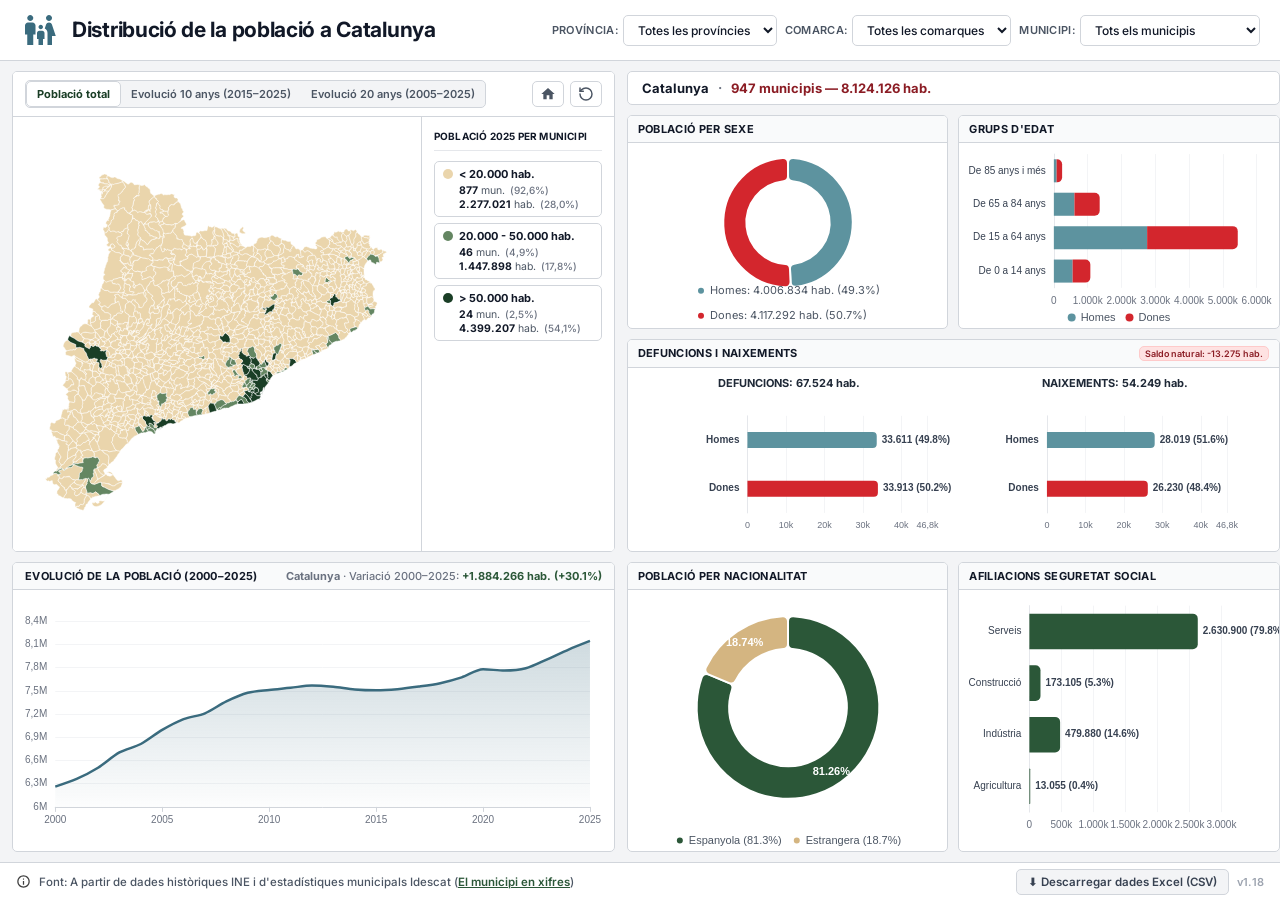
<file: index.html>
<!DOCTYPE html>
<html lang="ca">
<head>
  <meta charset="UTF-8">
  <meta name="viewport" content="width=device-width, initial-scale=1.0">
  <title>Distribució de la població a Catalunya — Dashboard Demogràfic</title>
  <meta name="description" content="Dashboard interactiu de la distribució de la població a Catalunya amb dades oficials de l'Idescat i del Padró municipal (INE).">

  <!-- Tipografia institucional Inter -->
  <link rel="preconnect" href="https://fonts.googleapis.com">
  <link rel="preconnect" href="https://fonts.gstatic.com" crossorigin>
  <link href="https://fonts.googleapis.com/css2?family=Inter:wght@400;500;600;700;800&display=swap" rel="stylesheet">

  <!-- Estils del Dashboard -->
  <link rel="stylesheet" href="assets/css/dashboard.css?v=1.17">
</head>
<body>

  <!-- Pantalla de càrrega inicial -->
  <div id="loadingOverlay" class="loading-overlay">
    <div class="loading-spinner"></div>
    <div class="loading-text">Carregant dades demogràfiques i cartografia...</div>
    <div class="loading-subtext">Processant Idestat, Padró històric i TopoJSON en memòria</div>
  </div>

  <!-- Barra Superior Institucional -->
  <header class="top-header">
    <div class="brand-section">
      <div class="brand-icon">
        <img src="imatges/family.svg" alt="Població a Catalunya" width="30" height="30">
      </div>
      <div>
        <h1 class="brand-title">Distribució de la població a Catalunya</h1>
      </div>
    </div>

    <!-- Desplegables jeràrquics i controls -->
    <div class="filters-section">
      <div class="filter-group">
        <label for="selectProvincia" class="filter-label">Província:</label>
        <select id="selectProvincia" class="filter-select">
          <option value="">Totes les províncies</option>
        </select>
      </div>

      <div class="filter-group">
        <label for="selectComarca" class="filter-label">Comarca:</label>
        <select id="selectComarca" class="filter-select">
          <option value="">Totes les comarques</option>
        </select>
      </div>

      <div class="filter-group">
        <label for="selectMunicipi" class="filter-label">Municipi:</label>
        <select id="selectMunicipi" class="filter-select">
          <option value="">Tots els municipis</option>
        </select>
      </div>
    </div>
  </header>

  <!-- Tauler principal dividit en dues columnes -->
  <main class="main-dashboard">

    <!-- Columna Esquerra: Mapa ECharts, Temàtiques, Llegenda i Evolució -->
    <section class="map-column">
      <div class="card map-card">
        <div class="map-toolbar">
          <div class="theme-selector" role="group" aria-label="Temàtica cartogràfica">
            <button class="theme-btn active" data-theme="pop">Població total</button>
            <button class="theme-btn" data-theme="evol10">Evolució 10 anys (2015–2025)</button>
            <button class="theme-btn" data-theme="evol20">Evolució 20 anys (2005–2025)</button>
          </div>

          <div class="map-meta-info">
            <button id="btnCenterMap" class="btn btn-icon tooltip-btn" title="Centrar mapa a l'àmbit actiu" aria-label="Centrar mapa">
              <svg xmlns="http://www.w3.org/2000/svg" viewBox="0 0 24 24" width="16" height="16" fill="currentColor">
                <path d="M10 20v-6h4v6h5v-8h3L12 3 2 12h3v8z"/>
              </svg>
              <span class="btn-tooltip">Centrar mapa</span>
            </button>
            <button id="btnReset" class="btn btn-icon btn-reset tooltip-btn" title="Neteja tots els filtres (província, comarca, municipi i llegenda)" aria-label="Neteja els filtres">
              <svg xmlns="http://www.w3.org/2000/svg" viewBox="0 0 24 24" width="16" height="16" fill="none" stroke="currentColor" stroke-width="2.2" stroke-linecap="round" stroke-linejoin="round">
                <path d="M3 12a9 9 0 1 0 9-9 9.75 9.75 0 0 0-6.74 2.74L3 8"/>
                <path d="M3 3v5h5"/>
              </svg>
              <span class="btn-tooltip">Neteja els filtres</span>
            </button>
          </div>
        </div>

        <!-- Cos del mapa i bloc de llegenda integrat a la dreta sense separació gris -->
        <div class="map-body-wrapper">
          <!-- Contenidor interactiu ECharts pel mapa -->
          <div id="mapContainer" class="map-view-container">
            <!-- Botó flotant de centrat (casita) -->
            <button id="btnFloatingCenter" class="map-home-btn" title="Centrar mapa">
              <svg xmlns="http://www.w3.org/2000/svg" viewBox="0 0 24 24" width="16" height="16" fill="currentColor">
                <path d="M10 20v-6h4v6h5v-8h3L12 3 2 12h3v8z"/>
              </svg>
            </button>
          </div>

          <!-- Llegenda com a bloc integrat a la dreta del mapa -->
          <div id="legendContainer" class="map-legend-panel"></div>
        </div>
      </div>

      <!-- Targeta d'Evolució Històrica de la Població (2000-2025) -->
      <div class="card evolution-card">
        <div class="evolution-card-header">
          <span id="evolutionTitle" class="evolution-title">Evolució de la Població (2000–2025)</span>
          <span id="evolutionScopeSubtitle" class="evolution-subtitle">Catalunya</span>
        </div>
        <div id="chartEvolution" class="evolution-chart-body"></div>
      </div>
    </section>

    <!-- Columna Dreta: Graella dels 6 Gràfics ECharts -->
    <section class="charts-column">
      <div class="charts-header">
        <div class="scope-indicator">
          <span id="scopeTitle" class="scope-title">Catalunya</span>
          <span class="scope-sep">·</span>
          <span id="scopeCount" class="scope-count">947 municipis — 8.124.126 hab.</span>
        </div>
      </div>

      <div class="charts-grid">
        <!-- Gràfic 1: Població per Sexe -->
        <div class="card chart-card">
          <div class="chart-card-header">
            <span class="chart-title">Població per Sexe</span>
          </div>
          <div id="chart1" class="chart-body"></div>
        </div>

        <!-- Gràfic 2: Grups d'Edat -->
        <div class="card chart-card">
          <div class="chart-card-header">
            <span class="chart-title">Grups d'Edat</span>
          </div>
          <div id="chart2" class="chart-body"></div>
        </div>

        <!-- Gràfic 3: Defuncions i Naixements (Partit, estil Grups d'Edat amb mateixa escala) -->
        <div class="card chart-card chart-card-full">
          <div class="chart-card-header">
            <span class="chart-title">Defuncions i Naixements</span>
            <span id="naturalBalanceBadge" class="chart-badge"></span>
          </div>
          <div id="chart3" class="chart-body"></div>
        </div>

        <!-- Gràfic 4: Població per Nacionalitat -->
        <div class="card chart-card">
          <div class="chart-card-header">
            <span class="chart-title">Població per Nacionalitat</span>
          </div>
          <div id="chart4" class="chart-body"></div>
        </div>

        <!-- Gràfic 5: Afiliacions Seguretat Social -->
        <div class="card chart-card">
          <div class="chart-card-header">
            <span class="chart-title">Afiliacions Seguretat Social</span>
          </div>
          <div id="chart5" class="chart-body"></div>
        </div>
      </div>
    </section>

  </main>

  <!-- Peu institucional inferior amb fonts i descàrrega -->
  <footer class="bottom-footer">
    <div class="footer-sources">
      <a href="info/" class="footer-info-btn" title="Informació sobre les dades, fonts i metodologia" aria-label="Informació i ajuda">
        <img src="imatges/info.svg" alt="Informació" width="15" height="15">
      </a>
      <span>Font: A partir de dades històriques INE i d'estadístiques municipals Idescat (<a href="https://www.idescat.cat/emex/" target="_blank" rel="noopener noreferrer" class="footer-link">El municipi en xifres</a>)</span>
    </div>
    <div class="footer-actions">
      <a id="btnEmexMunicipi" class="btn btn-gray" href="#" target="_blank" rel="noopener noreferrer" style="display: none; text-decoration: none;" title="Consulta dades completes a l'Idescat (EMEX)">
        Consulta dades completes de <span id="emexMunicipiNom"></span>
      </a>
      <button id="btnDownloadCsv" class="btn btn-gray" title="Exporta dades seleccionades a Excel (CSV)">
        ⬇ Descarregar dades Excel (CSV)
      </button>
      <span class="dashboard-version" aria-label="Versió del dashboard">v1.18</span>
    </div>
  </footer>

  <!-- Llibreries externes locals (Vendor) -->
  <script src="assets/vendor/echarts.min.js"></script>
  <script src="assets/vendor/papaparse.min.js"></script>
  <script src="assets/vendor/topojson-client.min.js"></script>

  <!-- Mòduls d'aplicació amb control de memòria cau -->
  <script src="assets/js/dataService.js?v=1.18"></script>
  <script src="assets/js/mapView.js?v=1.18"></script>
  <script src="assets/js/chartsView.js?v=1.18"></script>
  <script src="assets/js/app.js?v=1.18"></script>

</body>
</html>
</file>
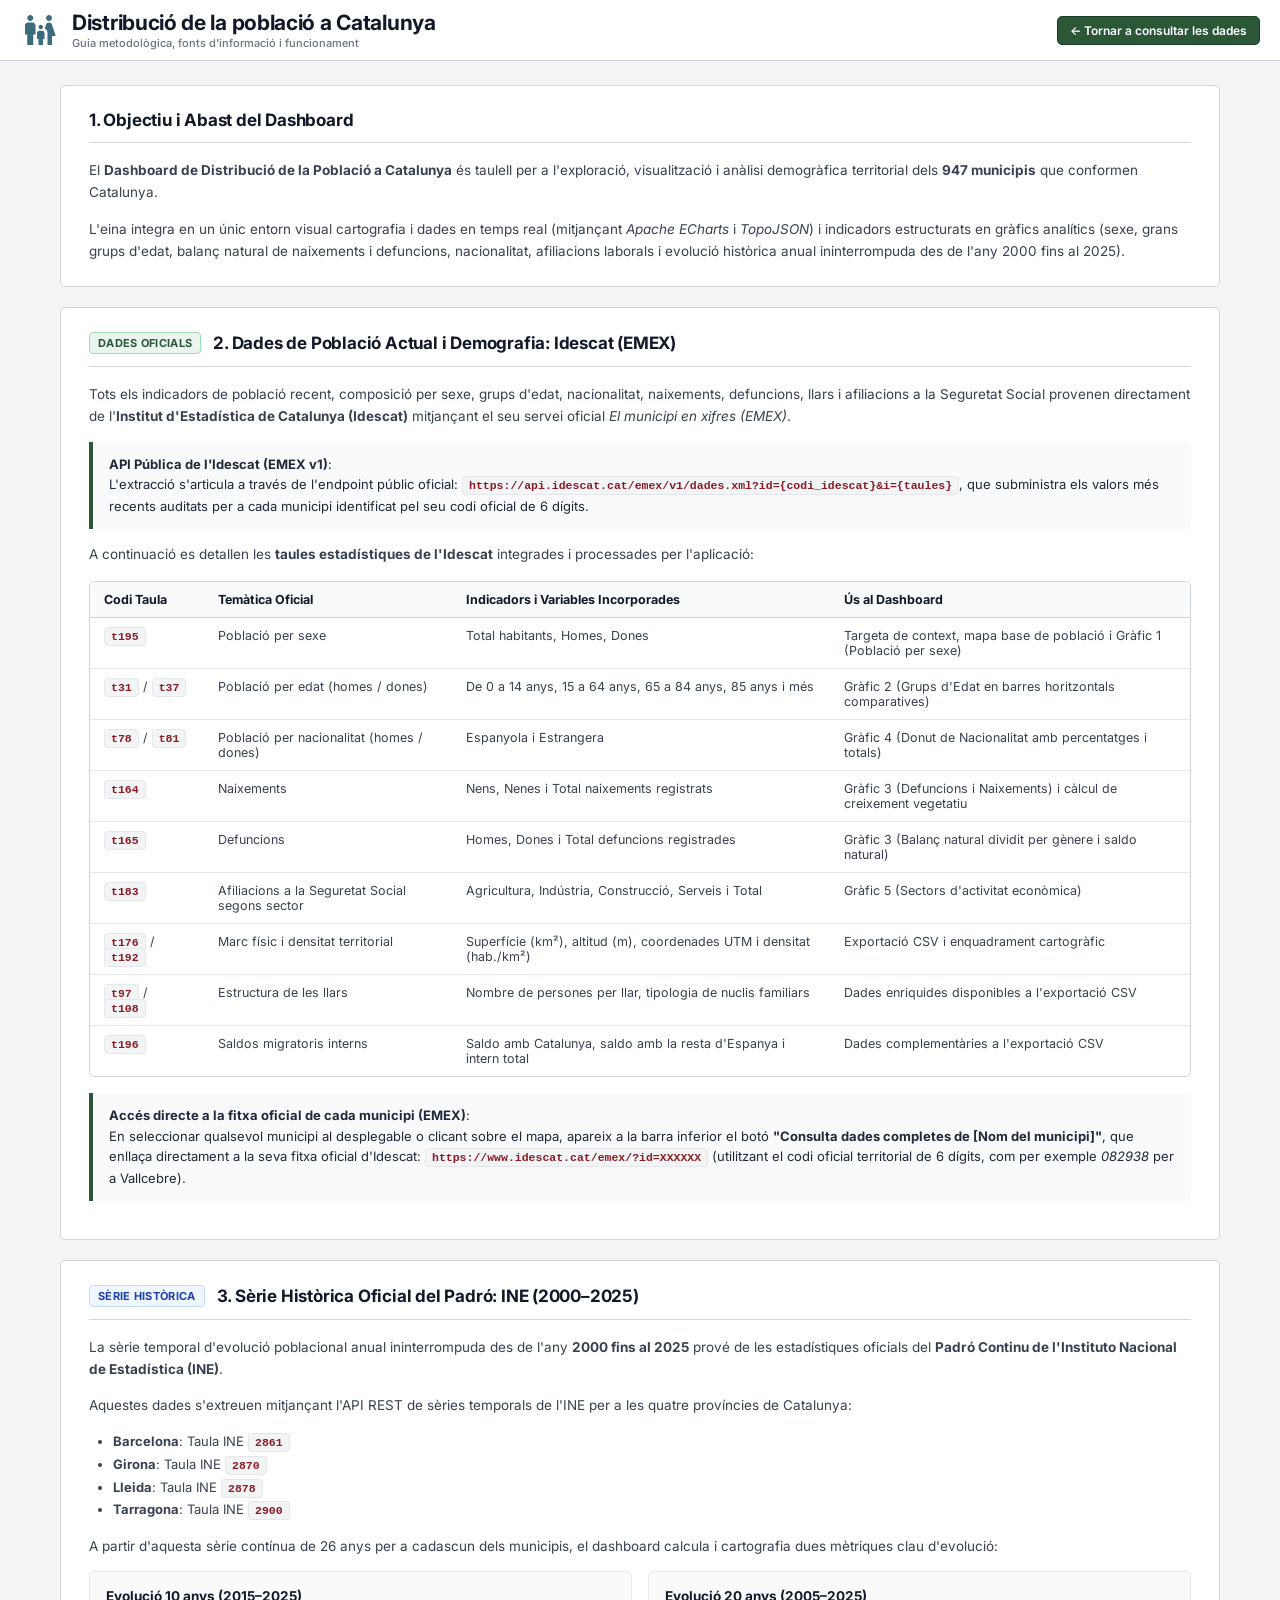
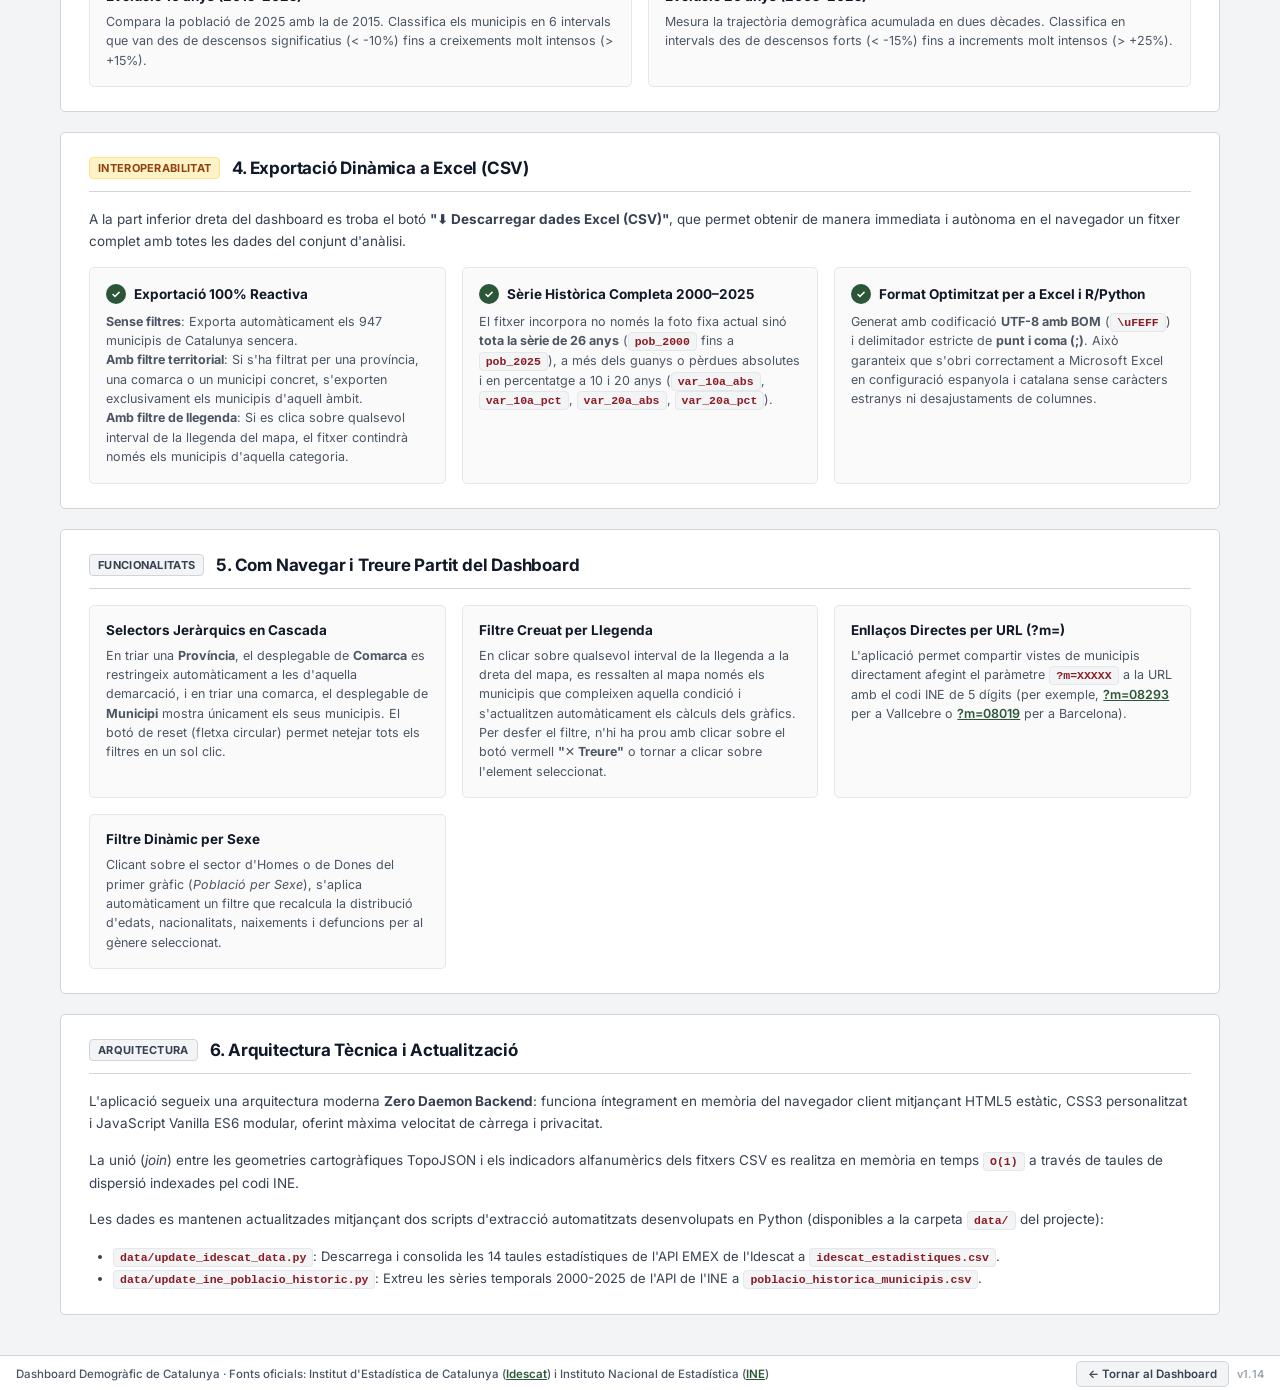
<file: info/index.html>
<!DOCTYPE html>
<html lang="ca">
<head>
  <meta charset="UTF-8">
  <meta name="viewport" content="width=device-width, initial-scale=1.0">
  <title>Informació i Metodologia — Dashboard Demogràfic de Catalunya</title>
  <meta name="description" content="Guia metodològica, fonts oficials d'informació (Idescat i INE), taules estadístiques, APIs i funcionament del Dashboard de la població a Catalunya.">

  <!-- Tipografia institucional Inter -->
  <link rel="preconnect" href="https://fonts.googleapis.com">
  <link rel="preconnect" href="https://fonts.gstatic.com" crossorigin>
  <link href="https://fonts.googleapis.com/css2?family=Inter:wght@400;500;600;700;800&display=swap" rel="stylesheet">

  <!-- Estils generals del Dashboard -->
  <link rel="stylesheet" href="../assets/css/dashboard.css?v=1.14">

  <style>
    /* Estils específics de la pàgina d'informació */
    body.info-body {
      height: auto;
      min-height: 100vh;
      overflow-y: auto;
      background-color: var(--bg-app);
      display: flex;
      flex-direction: column;
    }

    .info-container {
      max-width: 1200px;
      width: 100%;
      margin: 0 auto;
      padding: 24px 20px 40px;
      display: flex;
      flex-direction: column;
      gap: 20px;
      flex: 1;
    }

    .info-card {
      background-color: var(--bg-card);
      border: 1px solid var(--border-color);
      border-radius: 5px !important;
      padding: 24px 28px;
      box-shadow: none !important;
    }

    .info-card-header {
      display: flex;
      align-items: center;
      gap: 12px;
      margin-bottom: 16px;
      padding-bottom: 12px;
      border-bottom: 1px solid var(--border-color);
    }

    .info-card-header h2 {
      font-size: 17px;
      font-weight: 700;
      color: var(--text-main);
      letter-spacing: -0.2px;
    }

    .badge-tag {
      font-size: 11px;
      font-weight: 700;
      padding: 3px 8px;
      border-radius: 4px;
      text-transform: uppercase;
      letter-spacing: 0.3px;
    }

    .badge-idescat {
      background-color: #EBF5EF;
      color: #2B5738;
      border: 1px solid #A3D9B1;
    }

    .badge-ine {
      background-color: #EFF6FF;
      color: #1E40AF;
      border: 1px solid #BFDBFE;
    }

    .badge-export {
      background-color: #FEF3C7;
      color: #92400E;
      border: 1px solid #FDE68A;
    }

    .badge-tech {
      background-color: #F3F4F6;
      color: #374151;
      border: 1px solid #D1D5DB;
    }

    .info-p {
      font-size: 13.5px;
      line-height: 1.65;
      color: #374151;
      margin-bottom: 14px;
    }

    .info-p:last-child {
      margin-bottom: 0;
    }

    .info-highlight {
      background-color: #F8FAFC;
      border-left: 4px solid #2B5738;
      padding: 12px 16px;
      border-radius: 0 5px 5px 0;
      font-size: 13px;
      line-height: 1.6;
      color: #1F2937;
      margin: 14px 0;
    }

    .info-table-wrapper {
      width: 100%;
      overflow-x: auto;
      margin: 16px 0;
      border: 1px solid var(--border-color);
      border-radius: 5px;
    }

    .info-table {
      width: 100%;
      border-collapse: collapse;
      font-size: 12.5px;
      text-align: left;
    }

    .info-table th {
      background-color: #F9FAFB;
      color: #111827;
      font-weight: 700;
      padding: 10px 14px;
      border-bottom: 1px solid var(--border-color);
      white-space: nowrap;
    }

    .info-table td {
      padding: 10px 14px;
      border-bottom: 1px solid #E5E7EB;
      color: #374151;
      vertical-align: top;
    }

    .info-table tr:last-child td {
      border-bottom: none;
    }

    .info-table tr:hover td {
      background-color: #F9FAFB;
    }

    .code-chip {
      font-family: ui-monospace, SFMono-Regular, Menlo, Monaco, Consolas, monospace;
      font-size: 11.5px;
      background-color: #F3F4F6;
      border: 1px solid #E5E7EB;
      padding: 2px 6px;
      border-radius: 4px;
      color: #8B1C24;
      font-weight: 600;
    }

    .info-features-grid {
      display: grid;
      grid-template-columns: repeat(auto-fit, minmax(280px, 1fr));
      gap: 16px;
      margin-top: 14px;
    }

    .feature-box {
      border: 1px solid #E5E7EB;
      border-radius: 5px;
      padding: 16px;
      background-color: #FAFAFA;
    }

    .feature-box h3 {
      font-size: 13.5px;
      font-weight: 700;
      color: #111827;
      margin-bottom: 8px;
      display: flex;
      align-items: center;
      gap: 8px;
    }

    .feature-box p {
      font-size: 12.5px;
      line-height: 1.55;
      color: #4B5563;
    }

    .step-badge {
      display: inline-flex;
      align-items: center;
      justify-content: center;
      width: 20px;
      height: 20px;
      background-color: #2B5738;
      color: #FFFFFF;
      font-size: 11px;
      font-weight: 700;
      border-radius: 50%;
    }

    .link-external {
      color: #2B5738;
      text-decoration: underline;
      font-weight: 600;
    }

    .link-external:hover {
      color: #1A3E26;
    }

    @media (max-width: 768px) {
      .info-container {
        padding: 16px 12px 30px;
      }
      .info-card {
        padding: 18px 16px;
      }
    }
  </style>
</head>
<body class="info-body">

  <!-- Barra Superior Institucional -->
  <header class="top-header">
    <div class="brand-section">
      <div class="brand-icon">
        <img src="../imatges/family.svg" alt="Població a Catalunya" width="30" height="30">
      </div>
      <div>
        <h1 class="brand-title">Distribució de la població a Catalunya</h1>
        <div class="brand-subtitle">Guia metodològica, fonts d'informació i funcionament</div>
      </div>
    </div>

    <!-- Botó per tornar al Dashboard interactiu -->
    <div class="header-actions">
      <a href="../index.html" class="btn btn-primary" style="text-decoration: none;">
        ← Tornar a consultar les dades
      </a>
    </div>
  </header>

  <!-- Contingut Principal de la Pàgina d'Informació -->
  <main class="info-container">

    <!-- Secció 1: Presentació de l'Aplicació -->
    <section class="info-card">
      <div class="info-card-header">
        <h2>1. Objectiu i Abast del Dashboard</h2>
      </div>
      <p class="info-p">
        El <strong>Dashboard de Distribució de la Població a Catalunya</strong> és taulell per a l'exploració, visualització i anàlisi demogràfica territorial dels <strong>947 municipis</strong> que conformen Catalunya.
      </p>
      <p class="info-p">
        L'eina integra en un únic entorn visual cartografia i dades en temps real (mitjançant <em>Apache ECharts</em> i <em>TopoJSON</em>) i indicadors estructurats en gràfics analítics (sexe, grans grups d'edat, balanç natural de naixements i defuncions, nacionalitat, afiliacions laborals i evolució històrica anual ininterrompuda des de l'any 2000 fins al 2025).
      </p>
    </section>

    <!-- Secció 2: Dades Actuals de l'Idescat (API EMEX) -->
    <section class="info-card">
      <div class="info-card-header">
        <span class="badge-tag badge-idescat">Dades Oficials</span>
        <h2>2. Dades de Població Actual i Demografia: Idescat (EMEX)</h2>
      </div>
      <p class="info-p">
        Tots els indicadors de població recent, composició per sexe, grups d'edat, nacionalitat, naixements, defuncions, llars i afiliacions a la Seguretat Social provenen directament de l'<strong>Institut d'Estadística de Catalunya (Idescat)</strong> mitjançant el seu servei oficial <em>El municipi en xifres (EMEX)</em>.
      </p>
      
      <div class="info-highlight">
        <strong>API Pública de l'Idescat (EMEX v1)</strong>:<br>
        L'extracció s'articula a través de l'endpoint públic oficial:
        <span class="code-chip">https://api.idescat.cat/emex/v1/dades.xml?id={codi_idescat}&amp;i={taules}</span>, 
        que subministra els valors més recents auditats per a cada municipi identificat pel seu codi oficial de 6 dígits.
      </div>

      <p class="info-p">
        A continuació es detallen les <strong>taules estadístiques de l'Idescat</strong> integrades i processades per l'aplicació:
      </p>

      <div class="info-table-wrapper">
        <table class="info-table">
          <thead>
            <tr>
              <th>Codi Taula</th>
              <th>Temàtica Oficial</th>
              <th>Indicadors i Variables Incorporades</th>
              <th>Ús al Dashboard</th>
            </tr>
          </thead>
          <tbody>
            <tr>
              <td><span class="code-chip">t195</span></td>
              <td>Població per sexe</td>
              <td>Total habitants, Homes, Dones</td>
              <td>Targeta de context, mapa base de població i Gràfic 1 (Població per sexe)</td>
            </tr>
            <tr>
              <td><span class="code-chip">t31</span> / <span class="code-chip">t37</span></td>
              <td>Població per edat (homes / dones)</td>
              <td>De 0 a 14 anys, 15 a 64 anys, 65 a 84 anys, 85 anys i més</td>
              <td>Gràfic 2 (Grups d'Edat en barres horitzontals comparatives)</td>
            </tr>
            <tr>
              <td><span class="code-chip">t78</span> / <span class="code-chip">t81</span></td>
              <td>Població per nacionalitat (homes / dones)</td>
              <td>Espanyola i Estrangera</td>
              <td>Gràfic 4 (Donut de Nacionalitat amb percentatges i totals)</td>
            </tr>
            <tr>
              <td><span class="code-chip">t164</span></td>
              <td>Naixements</td>
              <td>Nens, Nenes i Total naixements registrats</td>
              <td>Gràfic 3 (Defuncions i Naixements) i càlcul de creixement vegetatiu</td>
            </tr>
            <tr>
              <td><span class="code-chip">t165</span></td>
              <td>Defuncions</td>
              <td>Homes, Dones i Total defuncions registrades</td>
              <td>Gràfic 3 (Balanç natural dividit per gènere i saldo natural)</td>
            </tr>
            <tr>
              <td><span class="code-chip">t183</span></td>
              <td>Afiliacions a la Seguretat Social segons sector</td>
              <td>Agricultura, Indústria, Construcció, Serveis i Total</td>
              <td>Gràfic 5 (Sectors d'activitat econòmica)</td>
            </tr>
            <tr>
              <td><span class="code-chip">t176</span> / <span class="code-chip">t192</span></td>
              <td>Marc físic i densitat territorial</td>
              <td>Superfície (km²), altitud (m), coordenades UTM i densitat (hab./km²)</td>
              <td>Exportació CSV i enquadrament cartogràfic</td>
            </tr>
            <tr>
              <td><span class="code-chip">t97</span> / <span class="code-chip">t108</span></td>
              <td>Estructura de les llars</td>
              <td>Nombre de persones per llar, tipologia de nuclis familiars</td>
              <td>Dades enriquides disponibles a l'exportació CSV</td>
            </tr>
            <tr>
              <td><span class="code-chip">t196</span></td>
              <td>Saldos migratoris interns</td>
              <td>Saldo amb Catalunya, saldo amb la resta d'Espanya i intern total</td>
              <td>Dades complementàries a l'exportació CSV</td>
            </tr>
          </tbody>
        </table>
      </div>

      <div class="info-highlight">
        <strong>Accés directe a la fitxa oficial de cada municipi (EMEX)</strong>:<br>
        En seleccionar qualsevol municipi al desplegable o clicant sobre el mapa, apareix a la barra inferior el botó 
        <strong>"Consulta dades completes de [Nom del municipi]"</strong>, que enllaça directament a la seva fitxa oficial d'Idescat: 
        <span class="code-chip">https://www.idescat.cat/emex/?id=XXXXXX</span> (utilitzant el codi oficial territorial de 6 dígits, com per exemple <em>082938</em> per a Vallcebre).
      </div>
    </section>

    <!-- Secció 3: Sèries Històriques de l'INE -->
    <section class="info-card">
      <div class="info-card-header">
        <span class="badge-tag badge-ine">Sèrie Històrica</span>
        <h2>3. Sèrie Històrica Oficial del Padró: INE (2000–2025)</h2>
      </div>
      <p class="info-p">
        La sèrie temporal d'evolució poblacional anual ininterrompuda des de l'any <strong>2000 fins al 2025</strong> prové de les estadístiques oficials del <strong>Padró Continu de l'Instituto Nacional de Estadística (INE)</strong>.
      </p>
      <p class="info-p">
        Aquestes dades s'extreuen mitjançant l'API REST de sèries temporals de l'INE per a les quatre províncies de Catalunya:
      </p>
      <ul style="margin-left: 24px; margin-bottom: 14px; font-size: 13px; line-height: 1.7; color: #374151;">
        <li><strong>Barcelona</strong>: Taula INE <span class="code-chip">2861</span></li>
        <li><strong>Girona</strong>: Taula INE <span class="code-chip">2870</span></li>
        <li><strong>Lleida</strong>: Taula INE <span class="code-chip">2878</span></li>
        <li><strong>Tarragona</strong>: Taula INE <span class="code-chip">2900</span></li>
      </ul>
      <p class="info-p">
        A partir d'aquesta sèrie contínua de 26 anys per a cadascun dels municipis, el dashboard calcula i cartografia dues mètriques clau d'evolució:
      </p>
      <div class="info-features-grid">
        <div class="feature-box">
          <h3>Evolució 10 anys (2015–2025)</h3>
          <p>
            Compara la població de 2025 amb la de 2015. Classifica els municipis en 6 intervals que van des de descensos significatius (&lt; -10%) fins a creixements molt intensos (&gt; +15%).
          </p>
        </div>
        <div class="feature-box">
          <h3>Evolució 20 anys (2005–2025)</h3>
          <p>
            Mesura la trajectòria demogràfica acumulada en dues dècades. Classifica en intervals des de descensos forts (&lt; -15%) fins a increments molt intensos (&gt; +25%).
          </p>
        </div>
      </div>
    </section>

    <!-- Secció 4: Exportació de Dades a Excel (CSV) -->
    <section class="info-card">
      <div class="info-card-header">
        <span class="badge-tag badge-export">Interoperabilitat</span>
        <h2>4. Exportació Dinàmica a Excel (CSV)</h2>
      </div>
      <p class="info-p">
        A la part inferior dreta del dashboard es troba el botó <strong>"⬇ Descarregar dades Excel (CSV)"</strong>, que permet obtenir de manera immediata i autònoma en el navegador un fitxer complet amb totes les dades del conjunt d'anàlisi.
      </p>

      <div class="info-features-grid">
        <div class="feature-box">
          <h3><span class="step-badge">✓</span> Exportació 100% Reactiva</h3>
          <p>
            <strong>Sense filtres</strong>: Exporta automàticament els 947 municipis de Catalunya sencera.<br>
            <strong>Amb filtre territorial</strong>: Si s'ha filtrat per una província, una comarca o un municipi concret, s'exporten exclusivament els municipis d'aquell àmbit.<br>
            <strong>Amb filtre de llegenda</strong>: Si es clica sobre qualsevol interval de la llegenda del mapa, el fitxer contindrà només els municipis d'aquella categoria.
          </p>
        </div>
        <div class="feature-box">
          <h3><span class="step-badge">✓</span> Sèrie Històrica Completa 2000–2025</h3>
          <p>
            El fitxer incorpora no només la foto fixa actual sinó <strong>tota la sèrie de 26 anys</strong> (<span class="code-chip">pob_2000</span> fins a <span class="code-chip">pob_2025</span>), a més dels guanys o pèrdues absolutes i en percentatge a 10 i 20 anys (<span class="code-chip">var_10a_abs</span>, <span class="code-chip">var_10a_pct</span>, <span class="code-chip">var_20a_abs</span>, <span class="code-chip">var_20a_pct</span>).
          </p>
        </div>
        <div class="feature-box">
          <h3><span class="step-badge">✓</span> Format Optimitzat per a Excel i R/Python</h3>
          <p>
            Generat amb codificació <strong>UTF-8 amb BOM</strong> (<span class="code-chip">\uFEFF</span>) i delimitador estricte de <strong>punt i coma (;)</strong>. Això garanteix que s'obri correctament a Microsoft Excel en configuració espanyola i catalana sense caràcters estranys ni desajustaments de columnes.
          </p>
        </div>
      </div>
    </section>

    <!-- Secció 5: Funcionalitats Interactives -->
    <section class="info-card">
      <div class="info-card-header">
        <span class="badge-tag badge-tech">Funcionalitats</span>
        <h2>5. Com Navegar i Treure Partit del Dashboard</h2>
      </div>
      <div class="info-features-grid">
        <div class="feature-box">
          <h3>Selectors Jeràrquics en Cascada</h3>
          <p>
            En triar una <strong>Província</strong>, el desplegable de <strong>Comarca</strong> es restringeix automàticament a les d'aquella demarcació, i en triar una comarca, el desplegable de <strong>Municipi</strong> mostra únicament els seus municipis. El botó de reset (fletxa circular) permet netejar tots els filtres en un sol clic.
          </p>
        </div>
        <div class="feature-box">
          <h3>Filtre Creuat per Llegenda</h3>
          <p>
            En clicar sobre qualsevol interval de la llegenda a la dreta del mapa, es ressalten al mapa només els municipis que compleixen aquella condició i s'actualitzen automàticament els càlculs dels gràfics. Per desfer el filtre, n'hi ha prou amb clicar sobre el botó vermell <strong>"✕ Treure"</strong> o tornar a clicar sobre l'element seleccionat.
          </p>
        </div>
        <div class="feature-box">
          <h3>Enllaços Directes per URL (?m=)</h3>
          <p>
            L'aplicació permet compartir vistes de municipis directament afegint el paràmetre <span class="code-chip">?m=XXXXX</span> a la URL amb el codi INE de 5 dígits (per exemple, <a href="../index.html?m=08293" class="link-external">?m=08293</a> per a Vallcebre o <a href="../index.html?m=08019" class="link-external">?m=08019</a> per a Barcelona).
          </p>
        </div>
        <div class="feature-box">
          <h3>Filtre Dinàmic per Sexe</h3>
          <p>
            Clicant sobre el sector d'Homes o de Dones del primer gràfic (<em>Població per Sexe</em>), s'aplica automàticament un filtre que recalcula la distribució d'edats, nacionalitats, naixements i defuncions per al gènere seleccionat.
          </p>
        </div>
      </div>
    </section>

    <!-- Secció 6: Arquitectura Tècnica -->
    <section class="info-card">
      <div class="info-card-header">
        <span class="badge-tag badge-tech">Arquitectura</span>
        <h2>6. Arquitectura Tècnica i Actualització</h2>
      </div>
      <p class="info-p">
        L'aplicació segueix una arquitectura moderna <strong>Zero Daemon Backend</strong>: funciona íntegrament en memòria del navegador client mitjançant HTML5 estàtic, CSS3 personalitzat i JavaScript Vanilla ES6 modular, oferint màxima velocitat de càrrega i privacitat.
      </p>
      <p class="info-p">
        La unió (<em>join</em>) entre les geometries cartogràfiques TopoJSON i els indicadors alfanumèrics dels fitxers CSV es realitza en memòria en temps <span class="code-chip">O(1)</span> a través de taules de dispersió indexades pel codi INE.
      </p>
      <p class="info-p">
        Les dades es mantenen actualitzades mitjançant dos scripts d'extracció automatitzats desenvolupats en Python (disponibles a la carpeta <span class="code-chip">data/</span> del projecte):
      </p>
      <ul style="margin-left: 24px; font-size: 13px; line-height: 1.7; color: #374151;">
        <li><span class="code-chip">data/update_idescat_data.py</span>: Descarrega i consolida les 14 taules estadístiques de l'API EMEX de l'Idescat a <span class="code-chip">idescat_estadistiques.csv</span>.</li>
        <li><span class="code-chip">data/update_ine_poblacio_historic.py</span>: Extreu les sèries temporals 2000-2025 de l'API de l'INE a <span class="code-chip">poblacio_historica_municipis.csv</span>.</li>
      </ul>
    </section>

  </main>

  <!-- Peu Institucional Inferior -->
  <footer class="bottom-footer">
    <div class="footer-sources">
      <span>Dashboard Demogràfic de Catalunya · Fonts oficials: Institut d'Estadística de Catalunya (<a href="https://www.idescat.cat/" target="_blank" rel="noopener noreferrer" class="footer-link">Idescat</a>) i Instituto Nacional de Estadística (<a href="https://www.ine.es/" target="_blank" rel="noopener noreferrer" class="footer-link">INE</a>)</span>
    </div>
    <div class="footer-actions">
      <a href="../index.html" class="btn btn-gray" style="text-decoration: none;">
        ← Tornar al Dashboard
      </a>
      <span class="dashboard-version" aria-label="Versió del dashboard">v1.14</span>
    </div>
  </footer>

</body>
</html>
</file>
<file: assets/css/dashboard.css>
/* ==========================================================================
   DASHBOARD DEMOGRÀFIC DE CATALUNYA — ESTILS INSTITUCIONALS
   Normativa estricta:
   - border-radius: 5px !important (a tots els contenidors, botons i selectors)
   - box-shadow: none !important (prohibit qualsevol tipus d'ombra)
   - Fons general: #F3F4F6 | Targetes: #FFFFFF | Vores: 1px solid #D1D5DB
   ========================================================================== */

:root {
  --bg-app: #F3F4F6;
  --bg-card: #FFFFFF;
  --border-color: #D1D5DB;
  --text-main: #111827;
  --text-muted: #4B5563;
  --text-subtle: #6B7280;
  --primary-green: #2B5738;
  --primary-blue: #5D939F;
  --primary-red: #D3262D;
  --primary-brown: #D4B581;
  --radius-strict: 5px;
}

* {
  box-sizing: border-box;
  margin: 0;
  padding: 0;
  box-shadow: none !important;
  text-shadow: none !important;
}

body {
  font-family: 'Inter', system-ui, -apple-system, BlinkMacSystemFont, "Segoe UI", Roboto, sans-serif;
  background-color: var(--bg-app);
  color: var(--text-main);
  height: 100vh;
  display: flex;
  flex-direction: column;
  overflow: hidden;
  -webkit-font-smoothing: antialiased;
}

/* ==========================================================================
   BARRA SUPERIOR (HEADER)
   ========================================================================== */
.top-header {
  background-color: var(--bg-card);
  border-bottom: 1px solid var(--border-color);
  padding: 10px 20px;
  display: flex;
  align-items: center;
  justify-content: space-between;
  flex-wrap: wrap;
  gap: 12px;
  min-height: 58px;
  z-index: 100;
}

.brand-section {
  display: flex;
  align-items: center;
  gap: 12px;
}

.brand-icon {
  width: 40px;
  height: 40px;
  border-radius: 5px !important;
  display: flex;
  align-items: center;
  justify-content: center;
  background-color: transparent;
  border: none;
  flex-shrink: 0;
}

.brand-icon img {
  width: 36px;
  height: 36px;
  display: block;
}

.brand-title {
  font-size: 21px;
  font-weight: 700;
  color: var(--text-main);
  line-height: 1.2;
  letter-spacing: -0.3px;
}

.brand-subtitle {
  font-size: 11px;
  color: var(--text-subtle);
  font-weight: 500;
}

.filters-section {
  display: flex;
  align-items: center;
  gap: 8px;
  flex-wrap: wrap;
}

.filter-group {
  display: flex;
  align-items: center;
  gap: 4px;
}

.filter-label {
  font-size: 11px;
  font-weight: 600;
  color: var(--text-muted);
  text-transform: uppercase;
  letter-spacing: 0.3px;
}

.filter-select {
  font-family: inherit;
  font-size: 12px;
  font-weight: 500;
  color: var(--text-main);
  background-color: #FFFFFF;
  border: 1px solid var(--border-color);
  border-radius: 5px !important;
  padding: 6px 10px;
  outline: none;
  cursor: pointer;
  min-width: 130px;
  max-width: 180px;
}

.filter-select:focus {
  border-color: #2B5738;
}

.btn {
  font-family: inherit;
  font-size: 12px;
  font-weight: 600;
  border-radius: 5px !important;
  padding: 6px 12px;
  cursor: pointer;
  display: inline-flex;
  align-items: center;
  gap: 6px;
  transition: background-color 0.15s ease, border-color 0.15s ease;
  white-space: nowrap;
}

.btn-secondary {
  background-color: #FFFFFF;
  color: var(--text-muted);
  border: 1px solid var(--border-color);
}

.btn-secondary:hover {
  background-color: #F9FAFB;
  color: var(--text-main);
  border-color: #9CA3AF;
}

.btn-primary {
  background-color: #2B5738;
  color: #FFFFFF;
  border: 1px solid #1A3E26;
}

.btn-primary:hover {
  background-color: #1A3E26;
}

.btn-gray {
  background-color: #F3F4F6;
  color: #374151;
  border: 1px solid var(--border-color);
  font-size: 11.5px;
  padding: 5px 11px;
  text-decoration: none;
}

.btn-gray:hover {
  background-color: #E5E7EB;
  color: #111827;
  border-color: #9CA3AF;
}

/* ==========================================================================
   CONTENIDOR PRINCIPAL (GRID ESCRIPTORI)
   ========================================================================== */
.main-dashboard {
  flex: 1;
  display: grid;
  grid-template-columns: 48% 52%;
  gap: 12px;
  padding: 10px 12px;
  min-height: 0;
  overflow: hidden;
}

/* ==========================================================================
   COLUMNA ESQUERRA: MAPA I CONTROLS
   ========================================================================== */
.map-column {
  display: flex;
  flex-direction: column;
  gap: 10px;
  height: 100%;
  min-height: 0;
  overflow: hidden;
}

.card {
  background-color: var(--bg-card);
  border: 1px solid var(--border-color);
  border-radius: 5px !important;
  overflow: hidden;
  position: relative;
}

.map-card {
  flex: 1.5;
  display: flex;
  flex-direction: column;
  position: relative;
  min-height: 0;
}

.evolution-card {
  flex: 0.9;
  display: flex;
  flex-direction: column;
  min-height: 0;
}

.evolution-card-header {
  padding: 6px 12px;
  border-bottom: 1px solid var(--border-color);
  background-color: #F9FAFB;
  display: flex;
  align-items: center;
  justify-content: space-between;
  flex-shrink: 0;
}

.evolution-title {
  font-size: 11px;
  font-weight: 700;
  color: var(--text-main);
  text-transform: uppercase;
  letter-spacing: 0.3px;
}

.evolution-subtitle {
  font-size: 11px;
  color: var(--text-subtle);
  font-weight: 500;
}

.evolution-chart-body {
  flex: 1;
  width: 100%;
  height: 100%;
  min-height: 0;
}

.btn-icon {
  background-color: #FFFFFF;
  color: var(--text-muted);
  border: 1px solid var(--border-color);
  padding: 4px 7px;
  border-radius: 5px !important;
  cursor: pointer;
  display: inline-flex;
  align-items: center;
  justify-content: center;
  transition: background-color 0.15s ease, color 0.15s ease;
}

.btn-icon:hover {
  background-color: #F9FAFB;
  color: #1A3E26;
  border-color: #9CA3AF;
}

.tooltip-btn {
  position: relative;
}

.tooltip-btn .btn-tooltip {
  visibility: hidden;
  opacity: 0;
  position: absolute;
  top: calc(100% + 6px);
  right: 0;
  background-color: #1F2937;
  color: #FFFFFF;
  text-align: center;
  padding: 4px 8px;
  border-radius: 5px !important;
  font-size: 11px;
  font-weight: 500;
  white-space: nowrap;
  z-index: 1000;
  pointer-events: none;
  transition: opacity 0.15s ease, visibility 0.15s ease;
  line-height: 1.2;
}

.tooltip-btn .btn-tooltip::before {
  content: '';
  position: absolute;
  bottom: 100%;
  right: 8px;
  border-width: 4px;
  border-style: solid;
  border-color: transparent transparent #1F2937 transparent;
}

.tooltip-btn:hover .btn-tooltip {
  visibility: visible;
  opacity: 1;
}

.map-home-btn {
  position: absolute;
  top: 10px;
  right: 10px;
  z-index: 10;
  background-color: #FFFFFF;
  color: #374151;
  border: 1px solid var(--border-color);
  border-radius: 5px !important;
  width: 30px;
  height: 30px;
  display: flex;
  align-items: center;
  justify-content: center;
  cursor: pointer;
  transition: background-color 0.15s ease, color 0.15s ease;
}

.map-home-btn:hover {
  background-color: #F3F4F6;
  color: #1A3E26;
  border-color: #9CA3AF;
}

.map-toolbar {
  display: flex;
  align-items: center;
  justify-content: space-between;
  padding: 8px 12px;
  border-bottom: 1px solid var(--border-color);
  background-color: #FFFFFF;
  gap: 8px;
  flex-wrap: wrap;
}

.theme-selector {
  display: inline-flex;
  border: 1px solid var(--border-color);
  border-radius: 5px !important;
  overflow: hidden;
  background-color: #F3F4F6;
}

.theme-btn {
  font-family: inherit;
  font-size: 11px;
  font-weight: 600;
  padding: 5px 10px;
  border: none;
  background-color: transparent;
  color: var(--text-muted);
  cursor: pointer;
  border-radius: 5px !important;
  transition: all 0.15s ease;
}

.theme-btn.active {
  background-color: #FFFFFF;
  color: #1A3E26;
  border: 1px solid var(--border-color);
  font-weight: 700;
}

.map-meta-info {
  font-size: 11px;
  color: var(--text-subtle);
  display: flex;
  align-items: center;
  gap: 6px;
}

.badge-zoom {
  background-color: #F3F4F6;
  border: 1px solid var(--border-color);
  border-radius: 5px !important;
  padding: 2px 6px;
  font-size: 10px;
  font-weight: 600;
  color: var(--text-muted);
}

.map-body-wrapper {
  flex: 1;
  display: flex;
  flex-direction: row;
  min-height: 0;
  width: 100%;
  position: relative;
  overflow: hidden;
  background-color: #FFFFFF;
}

.map-view-container {
  flex: 1;
  width: 100%;
  height: 100%;
  min-height: 0;
  min-width: 0;
  position: relative;
}

/* Llegenda interactiva com a bloc a la dreta del mapa sense separació gris */
.map-legend-panel {
  width: 193px;
  flex-shrink: 0;
  height: 100%;
  min-height: 0;
  border-left: 1px solid var(--border-color);
  background-color: #FFFFFF;
  padding: 10px 12px;
  overflow-y: auto;
  display: flex;
  flex-direction: column;
  gap: 6px;
  z-index: 10;
  transition: width 0.15s ease;
}

.map-legend-panel.theme-evol {
  width: 265px;
}

.legend-panel-header {
  display: flex;
  align-items: center;
  justify-content: space-between;
  gap: 6px;
  border-bottom: 1px solid #E5E7EB;
  padding-bottom: 5px;
  margin-bottom: 4px;
  flex-shrink: 0;
  min-height: 24px;
}

.legend-title {
  font-weight: 700;
  font-size: 10px;
  color: var(--text-main);
  text-transform: uppercase;
  letter-spacing: 0.2px;
  line-height: 1.2;
  flex: 1;
  min-width: 0;
}

.legend-clear-btn {
  font-family: inherit;
  font-size: 10px;
  font-weight: 700;
  color: #D3262D;
  background: #FEE2E2;
  border: 1px solid #FCA5A5;
  cursor: pointer;
  padding: 2px 6px;
  border-radius: 4px;
  transition: all 0.15s ease;
  white-space: nowrap;
  flex-shrink: 0;
  display: inline-flex;
  align-items: center;
  gap: 3px;
  line-height: 1.2;
}

.legend-clear-btn:hover {
  background-color: #FECACA;
  border-color: #F87171;
}

.legend-classes {
  display: flex;
  flex-direction: column;
  gap: 6px;
}

.legend-item {
  display: flex;
  flex-direction: column;
  gap: 3px;
  padding: 5px 8px;
  border: 1px solid var(--border-color);
  border-radius: 5px !important;
  background-color: #FFFFFF;
  cursor: pointer;
  user-select: none;
  transition: background-color 0.15s ease, border-color 0.15s ease;
}

.legend-item:hover {
  background-color: #F9FAFB;
  border-color: #9CA3AF;
}

.legend-item.active {
  background-color: #EBF5EF;
  border-color: #2B5738;
  font-weight: 700;
}

.legend-item-header {
  display: flex;
  align-items: center;
  gap: 6px;
}

.legend-color-box {
  width: 10px;
  height: 10px;
  border-radius: 5px !important;
  display: inline-block;
  flex-shrink: 0;
}

.legend-label {
  color: var(--text-main);
  font-size: 11px;
  font-weight: 700;
  white-space: nowrap;
}

.legend-item-data {
  display: flex;
  flex-direction: column;
  gap: 1px;
  padding-left: 16px;
  font-size: 10.5px;
  color: var(--text-muted);
}

.legend-data-row {
  display: flex;
  align-items: baseline;
  justify-content: flex-start;
  gap: 5px;
}

.legend-data-row strong {
  color: var(--text-main);
}

.legend-pct {
  color: var(--text-subtle);
  font-weight: 500;
  font-size: 10px;
}

/* ==========================================================================
   COLUMNA DRETA: GRAELLA DE 6 GRÀFICS
   ========================================================================== */
.charts-column {
  display: flex;
  flex-direction: column;
  height: 100%;
  gap: 10px;
  overflow: hidden;
}

.charts-header {
  background-color: var(--bg-card);
  border: 1px solid var(--border-color);
  border-radius: 5px !important;
  padding: 8px 14px;
  display: flex;
  align-items: center;
  justify-content: space-between;
}

.scope-indicator {
  display: flex;
  align-items: baseline;
  gap: 8px;
}

.scope-title {
  font-size: 13px;
  font-weight: 700;
  color: var(--text-main);
}

.scope-sep {
  font-size: 13px;
  font-weight: 700;
  color: #6B7280;
  margin: 0 1px;
}

.scope-count {
  font-size: 13px;
  font-weight: 700;
  color: #8B1C24;
}

.charts-grid {
  flex: 1;
  display: grid;
  grid-template-columns: repeat(2, 1fr);
  grid-template-rows: 1fr 1fr var(--bottom-cards-height, 270px);
  gap: 10px;
  min-height: 0;
}

.chart-card {
  display: flex;
  flex-direction: column;
  min-height: 0;
}

.chart-card-full {
  grid-column: span 2;
}

.chart-card-header {
  padding: 6px 10px;
  border-bottom: 1px solid var(--border-color);
  background-color: #F9FAFB;
  display: flex;
  align-items: center;
  justify-content: space-between;
}

.chart-title {
  font-size: 11px;
  font-weight: 700;
  color: var(--text-main);
  text-transform: uppercase;
  letter-spacing: 0.3px;
}

.chart-badge {
  font-size: 9px;
  padding: 1px 5px;
  border-radius: 5px !important;
  border: 1px solid var(--border-color);
  background-color: #FFFFFF;
  color: var(--text-subtle);
  font-weight: 600;
}

.chart-body {
  flex: 1;
  width: 100%;
  height: 100%;
  min-height: 0;
}

/* ==========================================================================
   ESTAT DE CÀRREGA
   ========================================================================== */
.loading-overlay {
  position: fixed;
  top: 0;
  left: 0;
  width: 100vw;
  height: 100vh;
  background-color: rgba(243, 244, 246, 0.95);
  display: flex;
  flex-direction: column;
  align-items: center;
  justify-content: center;
  z-index: 9999;
  gap: 16px;
  transition: opacity 0.25s ease, visibility 0.25s ease;
}

.loading-overlay.hidden {
  opacity: 0;
  visibility: hidden;
  pointer-events: none;
}

.loading-spinner {
  width: 44px;
  height: 44px;
  border: 4px solid #D1D5DB;
  border-top-color: #2B5738;
  border-radius: 50% !important;
  animation: spin 0.8s linear infinite;
}

@keyframes spin {
  to { transform: rotate(360deg); }
}

.loading-text {
  font-size: 14px;
  font-weight: 600;
  color: #1F2937;
}

.loading-subtext {
  font-size: 12px;
  color: #6B7280;
}

/* ==========================================================================
   RESPONSIVE DESIGN (TAULETA I MÒBIL)
   ========================================================================== */

/* Tauleta (768px - 1199px) */
@media (max-width: 1199px) {
  body {
    height: auto;
    overflow-y: auto;
  }

  .main-dashboard {
    display: flex;
    flex-direction: column;
    height: auto;
    overflow: visible;
    gap: 16px;
  }

  /* El mapa i evolució surten primer: 1. Mapa, 2. Evolució */
  .map-column {
    order: 1;
    height: auto;
    overflow: visible;
    display: flex;
    flex-direction: column;
    gap: 16px;
  }

  /* Els altres gràfics surten després */
  .charts-column {
    order: 2;
    height: auto;
    overflow: visible;
  }

  .map-card {
    height: 520px;
    min-height: 480px;
    flex: none;
  }

  .map-view-container {
    height: 100%;
    min-height: 360px;
  }

  .evolution-card {
    height: 260px;
    min-height: 240px;
    flex: none;
  }

  .charts-grid {
    grid-template-columns: repeat(2, 1fr);
    grid-template-rows: auto;
  }

  .chart-card {
    height: 260px;
  }
}

/* Mòbil (< 768px) */
@media (max-width: 767px) {
  .top-header {
    flex-direction: column;
    align-items: flex-start;
    padding: 10px 12px;
  }

  .filters-section {
    width: 100%;
    flex-direction: column;
    align-items: stretch;
  }

  .filter-group {
    flex-direction: column;
    align-items: stretch;
  }

  .filter-select {
    min-width: 100%;
    max-width: 100%;
  }

  .map-card {
    height: auto;
    min-height: 0;
    flex: none;
    overflow: visible;
  }

  .map-body-wrapper {
    flex-direction: column;
    height: auto;
    overflow: visible;
  }

  .map-view-container {
    height: 350px;
    min-height: 320px;
    flex: none;
  }

  .map-legend-panel,
  .map-legend-panel.theme-evol {
    width: 100%;
    height: auto;
    min-height: 0;
    max-height: none;
    overflow: visible;
    border-left: none;
    border-top: 1px solid var(--border-color);
    flex: none;
    padding: 10px 12px;
  }

  .evolution-card {
    height: 260px;
    min-height: 240px;
    flex: none;
  }

  .charts-grid {
    grid-template-columns: 1fr;
    grid-template-rows: auto;
  }

  .chart-card {
    height: 250px;
  }

  .chart-card-full {
    grid-column: span 1;
    height: 280px;
  }

  .bottom-footer {
    padding: 4px 10px;
    gap: 10px;
  }
}

/* ==========================================================================
   PEU INSTITUCIONAL INFERIOR
   ========================================================================== */
.bottom-footer {
  background-color: var(--bg-card);
  border-top: 1px solid var(--border-color);
  padding: 4px 16px;
  display: flex !important;
  flex-direction: row !important;
  align-items: center !important;
  justify-content: space-between !important;
  flex-wrap: nowrap !important;
  gap: 16px;
  min-height: 38px;
  z-index: 50;
  flex-shrink: 0;
  width: 100%;
  box-sizing: border-box;
}

.footer-sources {
  font-size: 11.5px;
  color: var(--text-muted);
  font-weight: 500;
  white-space: nowrap;
  overflow: hidden;
  text-overflow: ellipsis;
  flex-shrink: 1;
  display: inline-flex;
  align-items: center;
  gap: 8px;
}

.footer-info-btn {
  display: inline-flex;
  align-items: center;
  justify-content: center;
  background: transparent !important;
  border: none !important;
  text-decoration: none;
  flex-shrink: 0;
  padding: 0;
  margin: 0;
  cursor: pointer;
  opacity: 0.75;
  transition: opacity 0.15s ease, transform 0.15s ease;
}

.footer-info-btn:hover {
  background: transparent !important;
  border: none !important;
  opacity: 1;
  transform: scale(1.15);
}

.footer-info-btn img {
  display: block;
}

.footer-link {
  color: #2B5738;
  text-decoration: underline;
  font-weight: 600;
  transition: color 0.15s ease;
}

.footer-link:hover {
  color: #1A3E26;
}

.footer-actions {
  display: inline-flex !important;
  flex-direction: row !important;
  align-items: center !important;
  justify-content: flex-end !important;
  gap: 8px;
  flex-shrink: 0;
  margin-left: auto;
  width: auto !important;
}

.dashboard-version {
  font-size: 11px;
  font-weight: 600;
  color: #9CA3AF;
  user-select: none;
  letter-spacing: 0.2px;
  flex-shrink: 0;
  white-space: nowrap;
}
</file>
